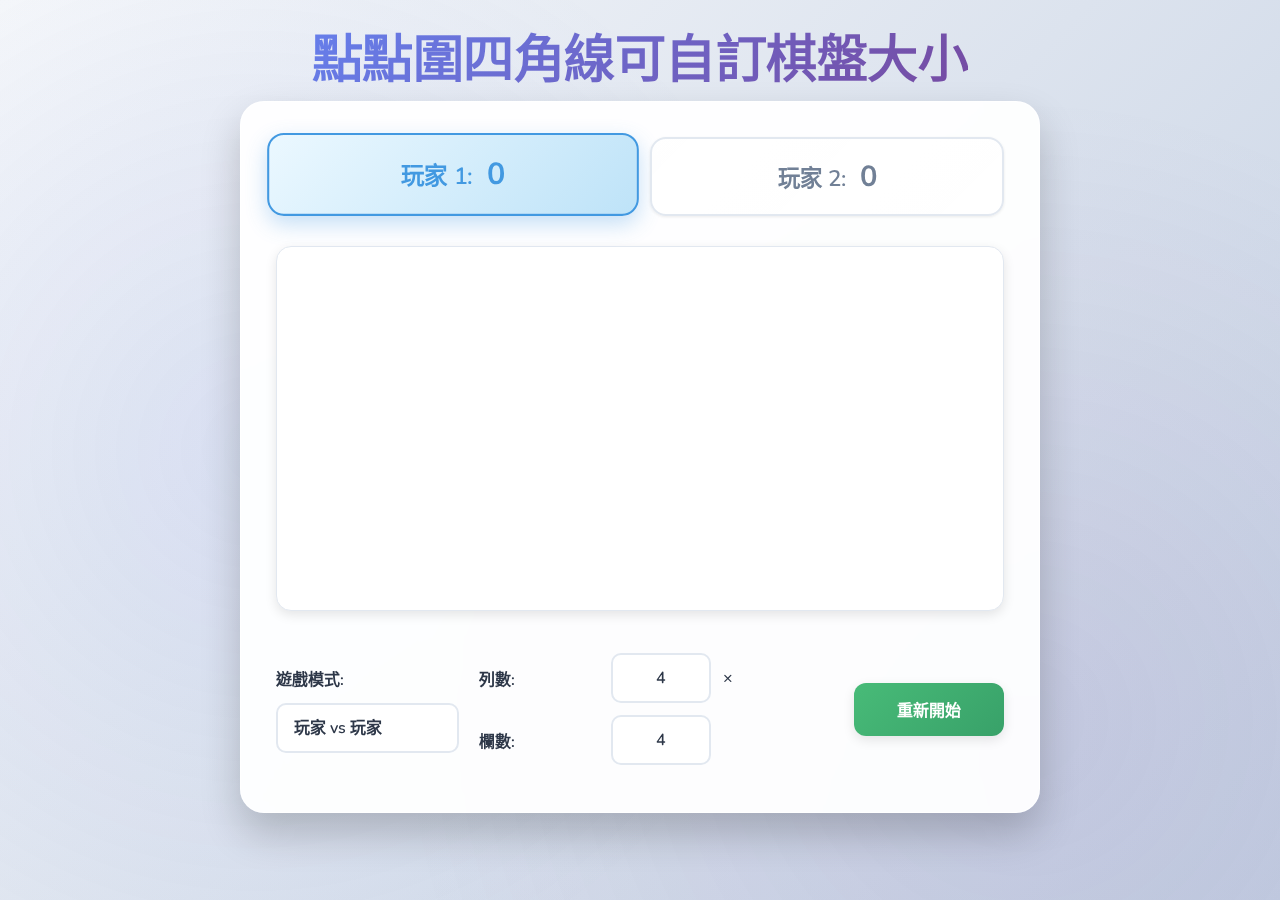
<file: index.html>
<!DOCTYPE html>
<html lang="zh-TW">
<head>
    <meta charset="UTF-8">
    <meta name="viewport" content="width=device-width, initial-scale=1.0">
    <title>點點圍四角線可自訂棋盤大小</title>

    <link rel="preconnect" href="https://fonts.googleapis.com">
    <link rel="preconnect" href="https://fonts.gstatic.com" crossorigin>
    <link href="https://fonts.googleapis.com/css2?family=Nunito:wght@400;600;700&display=swap" rel="stylesheet">

    <link rel="stylesheet" href="style.css">
</head>
<body>

    <h1>點點圍四角線可自訂棋盤大小</h1>

    <div id="game-container">
        <div id="status-bar">
            <div id="player1-score" class="score-box active">
                玩家 1: <span id="score1">0</span>
            </div>
            <div id="player2-score" class="score-box">
                玩家 2: <span id="score2">0</span>
            </div>
        </div>

        <canvas id="game-canvas"></canvas>

        <div id="action-bar" class="hidden">
            <button id="confirm-line-button" class="btn primary">確認連線</button>
            <button id="cancel-line-button" class="btn danger">取消選取</button>
        </div>

        <div id="game-over-message" class="hidden">
            <span id="winner-text"></span>
        </div>

        <div id="game-controls">
            <div id="game-mode-selector">
                <label for="game-mode">遊戲模式:</label>
                <select id="game-mode">
                    <option value="pvp">玩家 vs 玩家</option>
                    <option value="pvc">玩家 vs 電腦</option>
                </select>
            </div>
            <div id="board-size-selector">
                <label for="board-rows">列數:</label>
                <input id="board-rows" type="number" min="2" max="12" value="4" />
                <span>×</span>
                <label for="board-cols">欄數:</label>
                <input id="board-cols" type="number" min="2" max="12" value="4" />
            </div>
            <button id="reset-button" class="btn success">重新開始</button>
        </div>
    </div>

    <script src="script.js"></script>
</body>
</html>
</file>
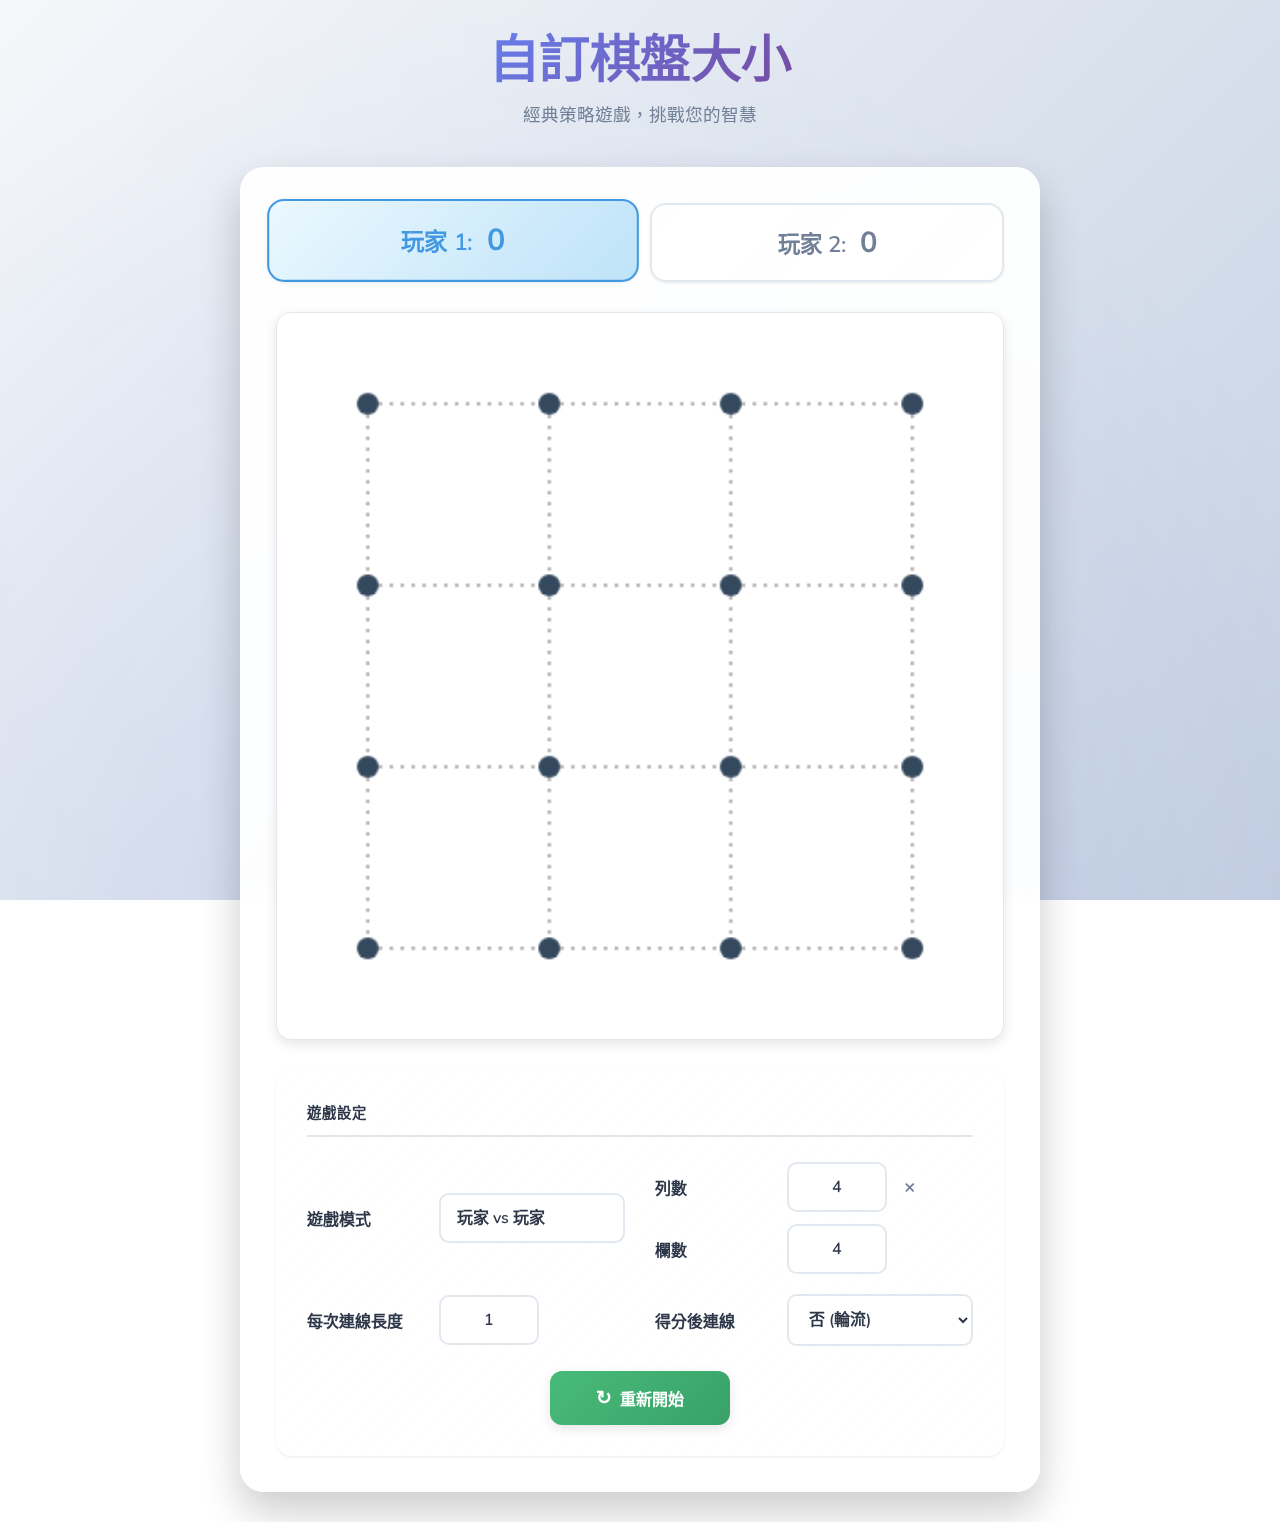
<file: a/index.html>
<!DOCTYPE html>
<html lang="zh-TW">
<head>
    <meta charset="UTF-8">
    <meta name="viewport" content="width=device-width, initial-scale=1.0">
    <title>自訂棋盤大小</title>

    <link rel="preconnect" href="https://fonts.googleapis.com">
    <link rel="preconnect" href="https://fonts.gstatic.com" crossorigin>
    <link href="https://fonts.googleapis.com/css2?family=Nunito:wght@400;600;700&display=swap" rel="stylesheet">

    <link rel="stylesheet" href="style.css">
</head>
<body>

    <header>
        <h1>自訂棋盤大小</h1>
        <p class="subtitle">經典策略遊戲，挑戰您的智慧</p>
    </header>

    <div id="game-container">
        <div id="status-bar">
            <div id="player1-score" class="score-box active">
                玩家 1: <span id="score1">0</span>
            </div>
            <div id="player2-score" class="score-box">
                玩家 2: <span id="score2">0</span>
            </div>
        </div>

        <canvas id="game-canvas"></canvas>

        <div id="action-bar" class="hidden">
            <button id="confirm-line-button" class="btn primary">確認連線</button>
            <button id="cancel-line-button" class="btn danger">取消選取</button>
        </div>

        <div id="game-over-message" class="hidden">
            <span id="winner-text"></span>
        </div>

        <div id="game-controls">
            <div class="control-section">
                <h3 class="section-title">遊戲設定</h3>
                
                <div class="settings-grid">
                    <div id="game-mode-selector">
                        <label for="game-mode">遊戲模式</label>
                        <select id="game-mode">
                            <option value="pvp">玩家 vs 玩家</option>
                            <option value="pvc">玩家 vs 電腦</option>
                        </select>
                    </div>
                    <div id="board-size-selector">
                        <label for="board-rows">列數</label>
                        <input id="board-rows" type="number" min="2" max="12" value="4" />
                        <span class="separator">×</span>
                        <label for="board-cols">欄數</label>
                        <input id="board-cols" type="number" min="2" max="12" value="4" />
                    </div>
                    <div id="line-length-selector">
                        <label for="line-length">每次連線長度</label>
                        <input id="line-length" type="number" min="1" max="10" value="1" />
                    </div>
                    <div id="score-again-selector">
                        <label for="score-again-mode">得分後連線</label>
                        <select id="score-again-mode">
                            <option value="yes">是 (經典)</option>
                            <option value="no" selected>否 (輪流)</option>
                        </select>
                    </div>
                </div> <button id="reset-button" class="btn success">
                    <span class="btn-icon">↻</span>
                    重新開始
                </button>
            </div>
            
            </div>
    </div>

    <script src="script.js"></script>
</body>
</html>
</file>
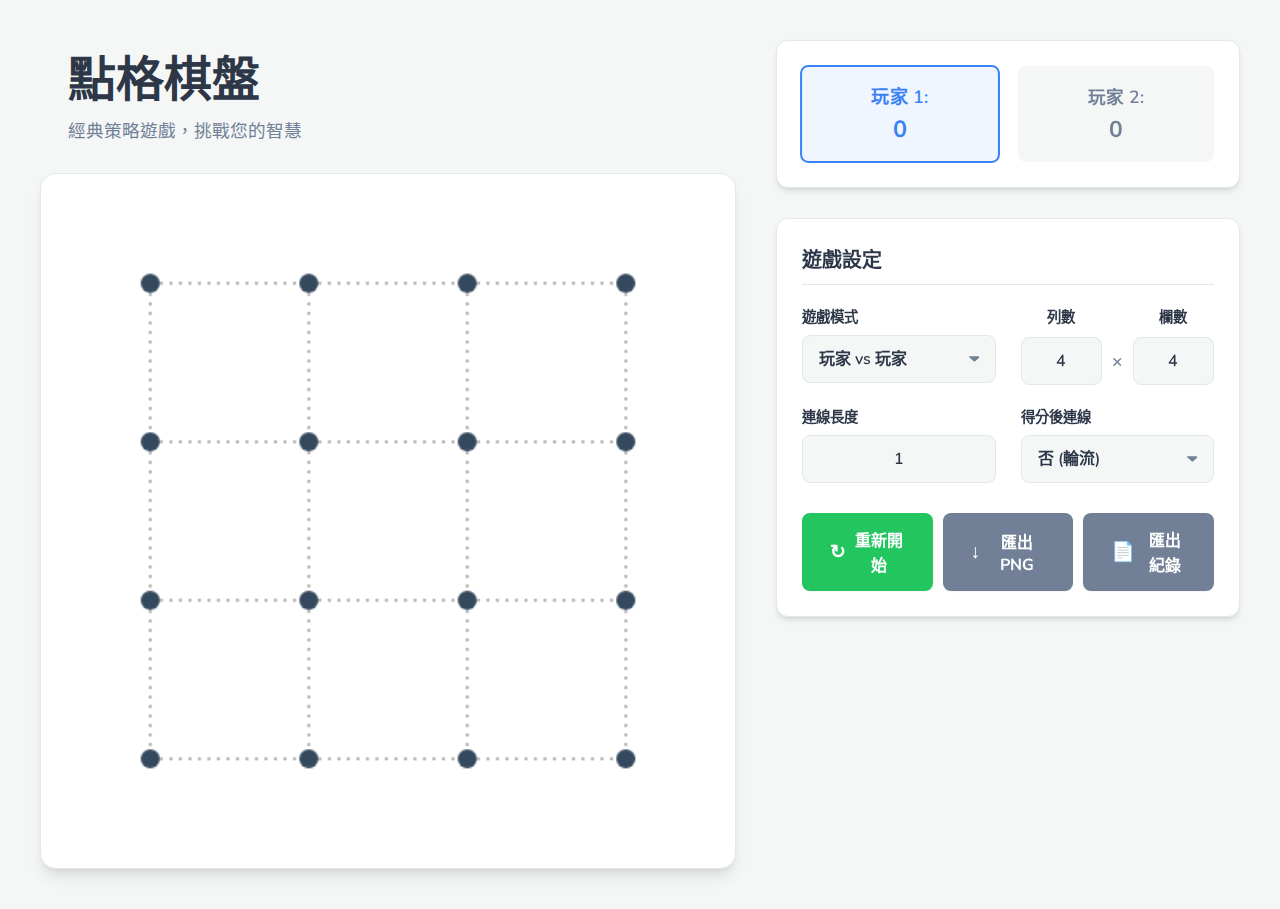
<file: c/index.html>
<!DOCTYPE html>
<html lang="zh-TW">
<head>
    <meta charset="UTF-8">
    <meta name="viewport" content="width=device-width, initial-scale=1.0">
    <title>點格棋盤遊戲</title>

    <link rel="preconnect" href="https://fonts.googleapis.com">
    <link rel="preconnect" href="https://fonts.gstatic.com" crossorigin>
    <link href="https://fonts.googleapis.com/css2?family=Nunito:wght@400;600;700;800&display=swap" rel="stylesheet">

    <link rel="stylesheet" href="style.css">
</head>
<body>

    <div id="main-container">

        <div id="game-column">
            
            <header>
                <h1>點格棋盤</h1>
                <p class="subtitle">經典策略遊戲，挑戰您的智慧</p>
            </header>

            <div id="canvas-container">
                <canvas id="game-canvas"></canvas>

                <div id="game-over-message" class="hidden">
                    <span id="winner-text"></span>
                </div>
            </div>

            <div id="action-bar" class="hidden">
                <button id="confirm-line-button" class="btn primary">確認連線</button>
                <button id="cancel-line-button" class="btn danger">取消選取</button>
            </div>
        </div>

        <div id="controls-column">

            <div id="status-bar" class="control-card">
                <div id="player1-score" class="score-box active">
                    玩家 1: <span id="score1">0</span>
                </div>
                <div id="player2-score" class="score-box">
                    玩家 2: <span id="score2">0</span>
                </div>
            </div>

            <div id="game-controls" class="control-card">
                <div class="control-section">
                    <h3 class="section-title">遊戲設定</h3>
                    
                    <div class="settings-grid">
                        <div id="game-mode-selector">
                            <label for="game-mode">遊戲模式</label>
                            <select id="game-mode">
                                <option value="pvp">玩家 vs 玩家</option>
                                <option value="pvc">玩家 vs 電腦</option>
                                <option value="cvc">電腦 vs 電腦</option>
                            </select>
                        </div>
                        <div id="board-size-selector">
                            <label for="board-rows">列數</label>
                            <input id="board-rows" type="number" min="2" max="12" value="4" />
                            <span class="separator">×</span>
                            <label for="board-cols">欄數</label>
                            <input id="board-cols" type="number" min="2" max="12" value="4" />
                        </div>
                        <div id="line-length-selector">
                            <label for="line-length">連線長度</label>
                            <input id="line-length" type="number" min="1" max="10" value="1" />
                        </div>
                        <div id="score-again-selector">
                            <label for="score-again-mode">得分後連線</label>
                            <select id="score-again-mode">
                                <option value="yes">是 (經典)</option>
                                <option value="no" selected>否 (輪流)</option>
                            </select>
                        </div>
                    </div> 

                    <div class="button-group">
                        <button id="reset-button" class="btn success">
                            <span class="btn-icon">↻</span>
                            重新開始
                        </button>
                        <button id="export-png-button" class="btn secondary">
                            <span class="btn-icon">↓</span>
                            匯出 PNG
                        </button>
                        <button id="export-csv-button" class="btn secondary">
                            <span class="btn-icon">📄</span>
                            匯出紀錄
                        </button>
                    </div>
                </div>
            </div>
        </div> 

    </div> 

    <script src="script.js"></script>
</body>
</html>
</file>
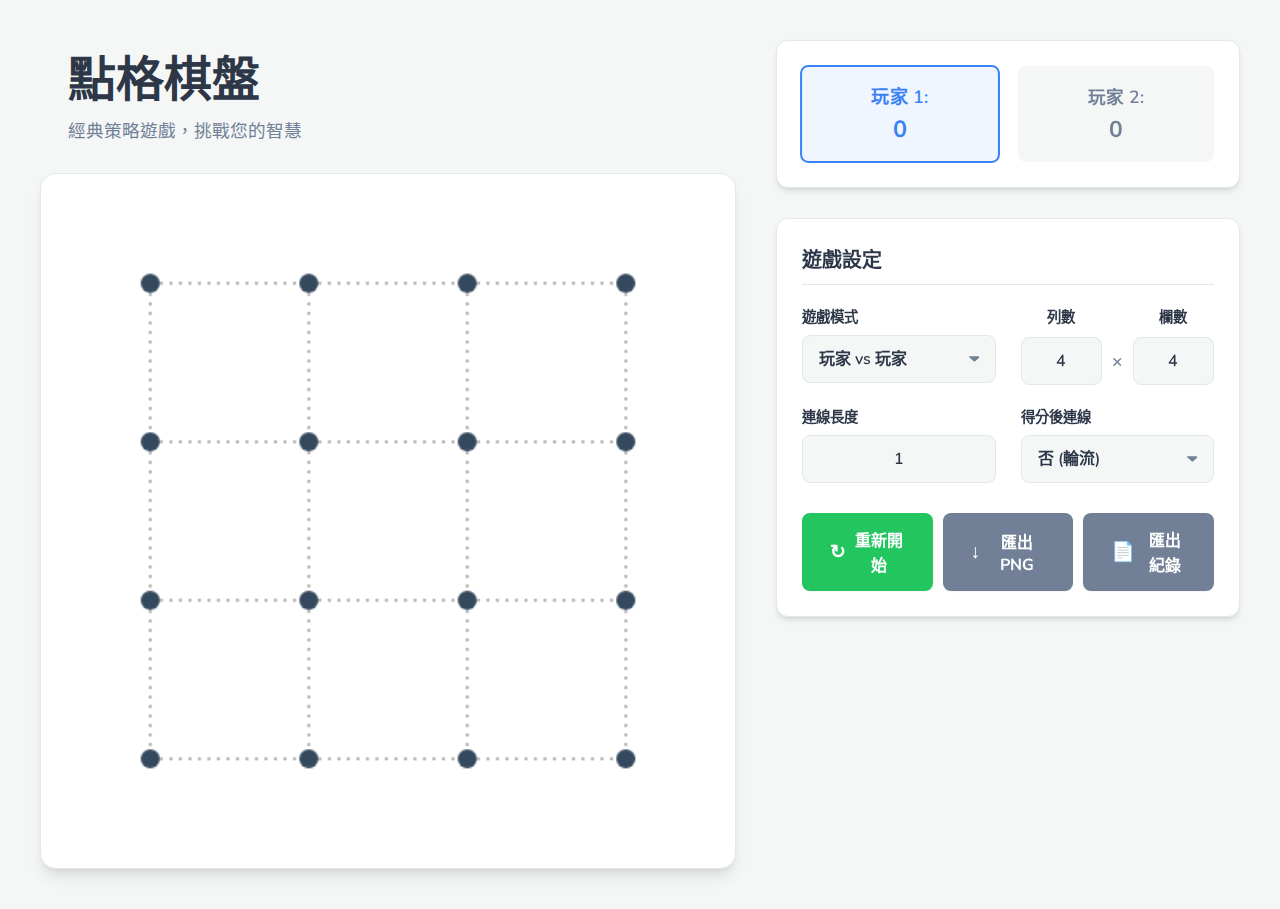
<file: d/index.html>
<!DOCTYPE html>
<html lang="zh-TW">
<head>
    <meta charset="UTF-8">
    <meta name="viewport" content="width=device-width, initial-scale=1.0">
    <title>點格棋盤遊戲</title>

    <link rel="preconnect" href="https://fonts.googleapis.com">
    <link rel="preconnect" href="https://fonts.gstatic.com" crossorigin>
    <link href="https://fonts.googleapis.com/css2?family=Nunito:wght@400;600;700;800&display=swap" rel="stylesheet">

    <link rel="stylesheet" href="style.css">
</head>
<body>

    <div id="main-container">

        <div id="game-column">
            
            <header>
                <h1>點格棋盤</h1>
                <p class="subtitle">經典策略遊戲，挑戰您的智慧</p>
            </header>

            <div id="canvas-container">
                <canvas id="game-canvas"></canvas>

                <div id="ai-thinking-indicator" class="hidden">
                    <div class="spinner"></div>
                    <p>電腦運算中...</p>
                </div>

                <div id="game-over-message" class="hidden">
                    <span id="winner-text"></span>
                </div>
            </div>

            <div id="action-bar" class="hidden">
                <button id="confirm-line-button" class="btn primary">確認連線</button>
                <button id="cancel-line-button" class="btn danger">取消選取</button>
            </div>
        </div>

        <div id="controls-column">

            <div id="status-bar" class="control-card">
                <div id="player1-score" class="score-box active">
                    玩家 1: <span id="score1">0</span>
                </div>
                <div id="player2-score" class="score-box">
                    玩家 2: <span id="score2">0</span>
                </div>
            </div>

            <div id="game-controls" class="control-card">
                <div class="control-section">
                    <h3 class="section-title">遊戲設定</h3>
                    
                    <div class="settings-grid">
                        <div id="game-mode-selector">
                            <label for="game-mode">遊戲模式</label>
                            <select id="game-mode">
                                <option value="pvp">玩家 vs 玩家</option>
                                <option value="pvc">玩家 vs 電腦</option>
                                <option value="cvc">電腦 vs 電腦</option>
                            </select>
                        </div>
                        <div id="board-size-selector">
                            <label for="board-rows">列數</label>
                            <input id="board-rows" type="number" min="2" max="12" value="4" />
                            <span class="separator">×</span>
                            <label for="board-cols">欄數</label>
                            <input id="board-cols" type="number" min="2" max="12" value="4" />
                        </div>
                        <div id="line-length-selector">
                            <label for="line-length">連線長度</label>
                            <input id="line-length" type="number" min="1" max="10" value="1" />
                        </div>
                        <div id="score-again-selector">
                            <label for="score-again-mode">得分後連線</label>
                            <select id="score-again-mode">
                                <option value="yes">是 (經典)</option>
                                <option value="no" selected>否 (輪流)</option>
                            </select>
                        </div>
                    </div> 

                    <div class="button-group">
                        <button id="reset-button" class="btn success">
                            <span class="btn-icon">↻</span>
                            重新開始
                        </button>
                        <button id="export-png-button" class="btn secondary">
                            <span class="btn-icon">↓</span>
                            匯出 PNG
                        </button>
                        <button id="export-csv-button" class="btn secondary">
                            <span class="btn-icon">📄</span>
                            匯出紀錄
                        </button>
                    </div>
                </div>
            </div>
        </div> 

    </div> 

    <script src="script.js"></script>
</body>
</html>
</file>
<file: style.css>
/* --- CSS 變數：方便管理顏色和常用值 --- */
:root {
    --font-main: 'Nunito', -apple-system, BlinkMacSystemFont, "Segoe UI", Roboto, sans-serif;
    --color-bg: #f0f4f8; /* 淺藍灰背景 */
    --color-text: #2d3748; /* 深藍灰色文本 */
    --color-text-light: #718096; /* 淺灰色文本 */
    --color-border: #e2e8f0; /* 淺灰色邊框 */
    --color-white: #ffffff;
    
    /* 玩家顏色 */
    --p1-color: #4299e1; /* 藍色 */
    --p1-bg: #ebf8ff; /* 淺藍背景 */
    --p1-bg-hover: #bee3f8;
    --p2-color: #f56565; /* 紅色 */
    --p2-bg: #fff5f5; /* 淺紅背景 */
    --p2-bg-hover: #fed7d7;

    /* 按鈕顏色 */
    --btn-primary: #4299e1;
    --btn-primary-hover: #3182ce;
    --btn-success: #48bb78;
    --btn-success-hover: #38a169;
    --btn-danger: #f56565;
    --btn-danger-hover: #e53e3e;
    --btn-secondary: #718096;

    /* 陰影效果 */
    --shadow-sm: 0 1px 3px rgba(0, 0, 0, 0.08);
    --shadow-md: 0 4px 12px rgba(0, 0, 0, 0.1);
    --shadow-lg: 0 10px 25px rgba(0, 0, 0, 0.15);
    --shadow-xl: 0 20px 40px rgba(0, 0, 0, 0.2);

    /* 漸變 */
    --gradient-primary: linear-gradient(135deg, #667eea 0%, #764ba2 100%);
    --gradient-bg: linear-gradient(135deg, #f5f7fa 0%, #c3cfe2 100%);
}

/* --- 基礎樣式重置與整體佈局 --- */
* {
    box-sizing: border-box; /* 確保 padding 不會撐爆寬度 */
}

body {
    font-family: var(--font-main);
    background: var(--gradient-bg);
    background-attachment: fixed;
    color: var(--color-text);
    display: flex;
    flex-direction: column; /* 垂直排列子元素 */
    align-items: center; /* 水平置中 */
    min-height: 100vh; /* 確保至少佔滿整個視窗高度 */
    margin: 0;
    padding: 30px 20px; /* 增加頁面邊緣留白 */
    -webkit-font-smoothing: antialiased; /* 字體抗鋸齒 */
    -moz-osx-font-smoothing: grayscale; /* 字體抗鋸齒 */
    position: relative;
}

body::before {
    content: '';
    position: fixed;
    top: 0;
    left: 0;
    right: 0;
    bottom: 0;
    background: radial-gradient(circle at 20% 50%, rgba(102, 126, 234, 0.1) 0%, transparent 50%),
                radial-gradient(circle at 80% 80%, rgba(118, 75, 162, 0.1) 0%, transparent 50%);
    pointer-events: none;
    z-index: 0;
}

body > * {
    position: relative;
    z-index: 1;
}

header {
    text-align: center;
    margin-bottom: 40px;
    animation: fadeInDown 0.6s ease-out;
}

h1 {
    font-size: 3rem;
    font-weight: 800;
    background: var(--gradient-primary);
    -webkit-background-clip: text;
    -webkit-text-fill-color: transparent;
    background-clip: text;
    margin: 0 0 10px 0;
    text-align: center;
    letter-spacing: -0.5px;
    line-height: 1.2;
}

.subtitle {
    font-size: 1.1rem;
    color: var(--color-text-light);
    margin: 0;
    font-weight: 500;
}

@keyframes fadeInDown {
    from {
        opacity: 0;
        transform: translateY(-20px);
    }
    to {
        opacity: 1;
        transform: translateY(0);
    }
}

/* --- 遊戲容器 --- */
#game-container {
    display: flex;
    flex-direction: column;
    align-items: center;
    gap: 30px; /* 增加各區塊間距 */
    width: 100%;
    max-width: 800px; /* 稍微放大容器，讓內容更舒展 */
    padding: 40px 30px;
    background: rgba(255, 255, 255, 0.95);
    backdrop-filter: blur(10px);
    border-radius: 24px; /* 更大的圓角 */
    box-shadow: var(--shadow-xl); /* 更顯著的陰影 */
    border: 1px solid rgba(255, 255, 255, 0.8);
    animation: fadeInUp 0.6s ease-out 0.2s both;
}

@keyframes fadeInUp {
    from {
        opacity: 0;
        transform: translateY(20px);
    }
    to {
        opacity: 1;
        transform: translateY(0);
    }
}

/* --- 計分板 --- */
#status-bar {
    display: flex;
    justify-content: space-between;
    width: 100%;
    gap: 15px; /* 增加分數框間距 */
}

.score-box {
    flex: 1; /* 平均分配寬度 */
    font-size: 1.15em; /* 調整字體大小 */
    font-weight: 600;
    padding: 18px 15px; /* 調整 padding */
    border-radius: 16px; /* 圓角分數框 */
    background: linear-gradient(135deg, rgba(255, 255, 255, 0.9) 0%, rgba(255, 255, 255, 0.7) 100%);
    color: var(--color-text-light); /* 非活躍玩家的分數顏色 */
    border: 2px solid var(--color-border);
    box-shadow: var(--shadow-sm);
    text-align: center;
    transition: all 0.4s cubic-bezier(0.4, 0, 0.2, 1); /* 平滑過渡效果 */
    position: relative;
    overflow: hidden;
}

.score-box::before {
    content: '';
    position: absolute;
    top: 0;
    left: -100%;
    width: 100%;
    height: 100%;
    background: linear-gradient(90deg, transparent, rgba(255, 255, 255, 0.4), transparent);
    transition: left 0.5s;
}

.score-box.active::before {
    left: 100%;
}

/* 玩家 1 啟用狀態 */
.score-box.active {
    border-color: var(--p1-color);
    color: var(--p1-color);
    background: linear-gradient(135deg, var(--p1-bg) 0%, var(--p1-bg-hover) 100%);
    transform: scale(1.05) translateY(-2px); /* 輕微放大和上移 */
    box-shadow: 0 8px 20px rgba(66, 153, 225, 0.3); /* 藍色陰影 */
}

/* 玩家 2 (或電腦) 啟用狀態 */
.score-box.player2.active {
    border-color: var(--p2-color);
    color: var(--p2-color);
    background: linear-gradient(135deg, var(--p2-bg) 0%, var(--p2-bg-hover) 100%);
    transform: scale(1.05) translateY(-2px);
    box-shadow: 0 8px 20px rgba(245, 101, 101, 0.3); /* 紅色陰影 */
}

.score-box span {
    font-size: 1.3em;
    font-weight: 700;
    display: inline-block;
    margin-left: 8px;
}

/* --- 遊戲畫布 --- */
canvas {
    background-color: var(--color-white);
    border-radius: 15px;
    box-shadow: var(--shadow-md);
    border: 1px solid var(--color-border);
    cursor: pointer;
    width: 100%; /* 響應式寬度 */
    height: auto; /* 高度自動 */
}

/* --- 按鈕樣式 --- */
.btn {
    font-family: var(--font-main);
    font-size: 1rem;
    font-weight: 600;
    padding: 14px 28px;
    border: none;
    border-radius: 12px;
    cursor: pointer;
    box-shadow: var(--shadow-md);
    transition: all 0.3s cubic-bezier(0.4, 0, 0.2, 1);
    color: white;
    width: 100%;
    display: inline-flex;
    align-items: center;
    justify-content: center;
    gap: 8px;
    position: relative;
    overflow: hidden;
}

.btn::before {
    content: '';
    position: absolute;
    top: 50%;
    left: 50%;
    width: 0;
    height: 0;
    border-radius: 50%;
    background: rgba(255, 255, 255, 0.3);
    transform: translate(-50%, -50%);
    transition: width 0.6s, height 0.6s;
}

.btn:hover::before {
    width: 300px;
    height: 300px;
}

.btn:hover {
    transform: translateY(-3px);
    box-shadow: 0 8px 20px rgba(0, 0, 0, 0.15);
}

.btn:active {
    transform: translateY(-1px);
    box-shadow: var(--shadow-sm);
}

.btn-icon {
    font-size: 1.2em;
    display: inline-block;
    transition: transform 0.3s;
}

.btn:hover .btn-icon {
    transform: rotate(180deg);
}

.btn.primary { 
    background: linear-gradient(135deg, var(--btn-primary) 0%, var(--btn-primary-hover) 100%);
}
.btn.success { 
    background: linear-gradient(135deg, var(--btn-success) 0%, var(--btn-success-hover) 100%);
}
.btn.danger  { 
    background: linear-gradient(135deg, var(--btn-danger) 0%, var(--btn-danger-hover) 100%);
}
.btn.secondary { 
    background-color: var(--btn-secondary); 
}

/* --- 按鈕控制區 --- */
#action-bar {
    display: flex;
    gap: 15px;
    width: 100%;
    flex-direction: column; /* 手機上垂直排列 */
}

/* --- 遊戲結束訊息 --- */
#game-over-message {
    text-align: center;
    padding: 30px;
    background: linear-gradient(135deg, rgba(255, 255, 255, 0.95) 0%, rgba(255, 255, 255, 0.85) 100%);
    border-radius: 16px;
    width: 100%;
    box-shadow: var(--shadow-lg);
    border: 2px solid rgba(255, 215, 0, 0.3);
    animation: scaleIn 0.4s cubic-bezier(0.34, 1.56, 0.64, 1);
}

@keyframes scaleIn {
    from {
        transform: scale(0.8);
        opacity: 0;
    }
    to {
        transform: scale(1);
        opacity: 1;
    }
}

#winner-text {
    display: block;
    font-size: 2.2em;
    font-weight: 800;
    background: var(--gradient-primary);
    -webkit-background-clip: text;
    -webkit-text-fill-color: transparent;
    background-clip: text;
    margin: 0;
    text-transform: uppercase;
    letter-spacing: 2px;
}

.hidden {
    display: none !important;
}

/* --- 遊戲控制區 (重新開始, 模式選擇) --- */
#game-controls {
    display: flex;
    flex-direction: column; /* 手機上垂直排列 */
    gap: 25px;
    width: 100%;
}

.control-section {
    background: linear-gradient(135deg, rgba(255, 255, 255, 0.6) 0%, rgba(255, 255, 255, 0.4) 100%);
    padding: 25px;
    border-radius: 16px;
    border: 1px solid rgba(255, 255, 255, 0.5);
    box-shadow: var(--shadow-sm);
}

.section-title {
    font-size: 1.1rem;
    font-weight: 700;
    color: var(--color-text);
    margin: 0 0 20px 0;
    padding-bottom: 12px;
    border-bottom: 2px solid var(--color-border);
    text-transform: uppercase;
    letter-spacing: 1px;
    font-size: 0.9rem;
}

.button-section {
    display: flex;
    justify-content: center;
}

/* 【新增】 按鈕群組 */
#control-buttons {
    display: flex;
    flex-direction: column;
    gap: 10px;
}

#game-mode-selector,
#board-size-selector,
#line-length-selector {
    display: flex;
    align-items: center;
    justify-content: center;
    gap: 12px;
    font-size: 1rem;
    font-weight: 600;
    padding: 12px 0;
    flex-wrap: wrap;
}

#game-mode-selector label,
#board-size-selector label,
#line-length-selector label {
    color: var(--color-text);
    font-weight: 600;
    min-width: 100px;
    text-align: right;
}

#game-mode {
    font-family: var(--font-main);
    font-size: 1rem;
    font-weight: 600;
    padding: 10px 15px; /* 調整選單 padding */
    border-radius: 8px;
    border: 2px solid var(--color-border);
    background-color: var(--color-white);
    color: var(--color-text);
    appearance: none; /* 移除預設下拉箭頭 */
    background-image: url('data:image/svg+xml;charset=US-ASCII,%3Csvg%20xmlns%3D%22http%3A%2F%2Fwww.w3.org%2F2000%2Fsvg%22%20width%3D%22292.4%22%20height%3D%22292.4%22%3E%3Cpath%20fill%3D%22%23bbbbbb%22%20d%3D%22M287%2069.4a17.6%2017.6%200%200%200-13.8-6.1H19.2c-7.5%200-13.8%204-16.3%2010.5-2.5%206.5-.5%2013.7%205.1%2018.1l128.5%20120.4c5.7%205.3%2013.7%208.2%2022%208.2s16.3-2.9%2022-8.2l128.5-120.4c5.6-4.4%207.6-11.6%205.1-18.1z%22%2F%3E%3C%2Fsvg%3E');
    background-repeat: no-repeat;
    background-position: right 10px center;
    background-size: 12px;
    padding-right: 35px; /* 為箭頭騰出空間 */
    cursor: pointer;
}

/* --- 棋盤大小輸入樣式 --- */
.separator {
    font-size: 1.2rem;
    font-weight: 700;
    color: var(--color-text-light);
    margin: 0 5px;
}

#board-size, #board-rows, #board-cols, #line-length, #game-mode {
    font-family: var(--font-main);
    font-size: 1rem;
    font-weight: 600;
    padding: 12px 16px;
    border-radius: 10px;
    border: 2px solid var(--color-border);
    background: rgba(255, 255, 255, 0.8);
    color: var(--color-text);
    outline: none;
    transition: all 0.3s ease;
    min-width: 100px;
}

#board-rows, #board-cols, #line-length {
    width: 100px;
    text-align: center;
}

#game-mode {
    flex: 1;
    max-width: 200px;
}

#board-size:focus, #board-rows:focus, #board-cols:focus,
#line-length:focus, #game-mode:focus {
    border-color: var(--p1-color);
    background: rgba(255, 255, 255, 1);
    box-shadow: 0 0 0 4px rgba(66, 153, 225, 0.15);
    transform: translateY(-2px);
}

/* 隱藏 number input 的箭頭，保持一致視覺 */
input[type=number]::-webkit-outer-spin-button,
input[type=number]::-webkit-inner-spin-button {
    -webkit-appearance: none;
    margin: 0;
}
input[type=number] {
    -moz-appearance: textfield;
}

/* --- 【新增】 Modal 彈窗樣式 --- */
.modal-hidden {
    display: none;
    position: fixed;
    z-index: 1000;
    left: 0;
    top: 0;
    width: 100%;
    height: 100%;
    overflow: auto;
    align-items: center;
    justify-content: center;
}

.modal-backdrop {
    position: fixed;
    left: 0;
    top: 0;
    width: 100%;
    height: 100%;
    background-color: rgba(0,0,0,0.5); /* 半透明黑色背景 */
    z-index: 1001;
}

.modal-content {
    position: relative;
    z-index: 1002;
    background-color: var(--color-white);
    margin: 15px;
    padding: 25px 30px;
    border-radius: 12px;
    box-shadow: 0 5px 20px rgba(0,0,0,0.25);
    max-width: 500px;
    width: 90%;
    animation: fadeIn 0.3s ease-out;
}

.modal-content h2 {
    margin-top: 0;
    color: #2c3e50;
    text-align: center;
    margin-bottom: 20px;
}

.modal-content ul {
    padding-left: 20px;
    line-height: 1.6;
}

.modal-content ul li {
    margin-bottom: 10px;
}

.modal-content #close-rules-button {
    width: 100%; /* 關閉按鈕佔滿寬度 */
    margin-top: 20px;
}

/* 顯示 Modal */
.modal-visible {
    display: flex;
}

/* Modal 動畫 */
@keyframes fadeIn {
    from {
        opacity: 0;
        transform: scale(0.9);
    }
    to {
        opacity: 1;
        transform: scale(1);
    }
}


/* --- 媒體查詢 (針對平板和桌機) --- */
@media (min-width: 550px) {
    h1 {
        font-size: 3.2rem;
    }

    #game-container {
        padding: 35px;
        gap: 30px;
    }

    #status-bar {
        gap: 20px;
    }

    .score-box {
        font-size: 1.4em;
    }

    /* 將按鈕改回水平排列 */
    #action-bar {
        flex-direction: row;
    }
    
    .btn {
        width: auto; /* 按鈕恢復自動寬度 */
        min-width: 150px; /* 確保按鈕有最小寬度 */
    }
    
    /* 讓控制項水平排列 */
    #game-controls {
        flex-direction: row;
        justify-content: space-between;
        align-items: center;
        gap: 20px;
    }

    /* 【修改】 按鈕群組改為水平 */
    #control-buttons {
        flex-direction: row;
        gap: 15px;
    }
    
    #reset-button {
        width: auto;
        min-width: 150px;
    }
    #game-mode-selector label,
    #board-size-selector label,
    #line-length-selector label {
        min-width: 120px;
        text-align: left;
    }
    
    #game-mode-selector {
        justify-content: flex-start;
    }
    #board-size-selector {
        justify-content: flex-start;
    }
    #line-length-selector {
        justify-content: flex-start;
    }
    
    .control-section {
        padding: 30px;
    }
}

/* 確保畫布上的文字顏色和背景有足夠對比 */
canvas {
    color: var(--color-text); /* 確保畫布上的文字繼承主文本顏色 */
}
</file>
<file: a/style.css>
/* --- CSS 變數：方便管理顏色和常用值 --- */
:root {
    --font-main: 'Nunito', -apple-system, BlinkMacSystemFont, "Segoe UI", Roboto, sans-serif;
    --color-bg: #f0f4f8; /* 淺藍灰背景 */
    --color-text: #2d3748; /* 深藍灰色文本 */
    --color-text-light: #718096; /* 淺灰色文本 */
    --color-border: #e2e8f0; /* 淺灰色邊框 */
    --color-white: #ffffff;
    
    /* 玩家顏色 */
    --p1-color: #4299e1; /* 藍色 */
    --p1-bg: #ebf8ff; /* 淺藍背景 */
    --p1-bg-hover: #bee3f8;
    --p2-color: #f56565; /* 紅色 */
    --p2-bg: #fff5f5; /* 淺紅背景 */
    --p2-bg-hover: #fed7d7;
    
    /* 【新增】平手顏色 (可供 JS 使用) */
    --color-tie: #718096; 
    --color-tie-bg: #f7fafc;

    /* 按鈕顏色 */
    --btn-primary: #4299e1;
    --btn-primary-hover: #3182ce;
    --btn-success: #48bb78;
    --btn-success-hover: #38a169;
    --btn-danger: #f56565;
    --btn-danger-hover: #e53e3e;
    --btn-secondary: #718096;

    /* 陰影效果 */
    --shadow-sm: 0 1px 3px rgba(0, 0, 0, 0.08);
    --shadow-md: 0 4px 12px rgba(0, 0, 0, 0.1);
    --shadow-lg: 0 10px 25px rgba(0, 0, 0, 0.15);
    --shadow-xl: 0 20px 40px rgba(0, 0, 0, 0.2);

    /* 漸變 */
    --gradient-primary: linear-gradient(135deg, #667eea 0%, #764ba2 100%);
    --gradient-bg: linear-gradient(135deg, #f5f7fa 0%, #c3cfe2 100%);
}

/* --- 基礎樣式重置與整體佈局 --- */
* {
    box-sizing: border-box; /* 確保 padding 不會撐爆寬度 */
}

body {
    font-family: var(--font-main);
    background: var(--gradient-bg);
    background-attachment: fixed;
    color: var(--color-text);
    display: flex;
    flex-direction: column; /* 垂直排列子元素 */
    align-items: center; /* 水平置中 */
    min-height: 100vh; /* 確保至少佔滿整個視窗高度 */
    margin: 0;
    padding: 30px 20px; /* 增加頁面邊緣留白 */
    -webkit-font-smoothing: antialiased; /* 字體抗鋸齒 */
    -moz-osx-font-smoothing: grayscale; /* 字體抗鋸齒 */
    position: relative;
    overflow-x: hidden; /* 防止背景動畫溢出 */
}

/* 【修改】背景元素，增加動畫效果 */
body::before {
    content: '';
    position: fixed;
    top: 0;
    left: 0;
    right: 0;
    bottom: 0;
    /* 修改為可動畫的背景 */
    background: radial-gradient(circle at 20% 50%, rgba(102, 126, 234, 0.1) 0%, transparent 40%),
                radial-gradient(circle at 80% 80%, rgba(118, 75, 162, 0.1) 0%, transparent 40%);
    background-size: 200% 200%; /* 讓背景位置可以移動 */
    pointer-events: none;
    z-index: 0;
    /* 【新增】套用背景動畫 */
    animation: subtleGradientShift 20s ease infinite;
}

body > * {
    position: relative;
    z-index: 1;
}

/* 【新增】背景動畫 Keyframes */
@keyframes subtleGradientShift {
    0% {
        background-position: 0% 0%;
    }
    50% {
        background-position: 100% 100%;
    }
    100% {
        background-position: 0% 0%;
    }
}

header {
    text-align: center;
    margin-bottom: 40px;
    animation: fadeInDown 0.6s ease-out;
}

h1 {
    font-size: 3rem;
    font-weight: 800;
    background: var(--gradient-primary);
    -webkit-background-clip: text;
    -webkit-text-fill-color: transparent;
    background-clip: text;
    margin: 0 0 10px 0;
    text-align: center;
    letter-spacing: -0.5px;
    line-height: 1.2;
}

.subtitle {
    font-size: 1.1rem;
    color: var(--color-text-light);
    margin: 0;
    font-weight: 500;
}

@keyframes fadeInDown {
    from {
        opacity: 0;
        transform: translateY(-20px);
    }
    to {
        opacity: 1;
        transform: translateY(0);
    }
}

/* --- 遊戲容器 --- */
#game-container {
    display: flex;
    flex-direction: column;
    align-items: center;
    gap: 30px; /* 增加各區塊間距 */
    width: 100%;
    max-width: 800px; /* 稍微放大容器，讓內容更舒展 */
    padding: 40px 30px;
    background: rgba(255, 255, 255, 0.95);
    backdrop-filter: blur(10px);
    border-radius: 24px; /* 更大的圓角 */
    box-shadow: var(--shadow-xl); /* 更顯著的陰影 */
    border: 1px solid rgba(255, 255, 255, 0.8);
    animation: fadeInUp 0.6s ease-out 0.2s both;
}

@keyframes fadeInUp {
    from {
        opacity: 0;
        transform: translateY(20px);
    }
    to {
        opacity: 1;
        transform: translateY(0);
    }
}

/* --- 計分板 --- */
#status-bar {
    display: flex;
    justify-content: space-between;
    width: 100%;
    gap: 15px; /* 增加分數框間距 */
}

.score-box {
    flex: 1; /* 平均分配寬度 */
    font-size: 1.15em; /* 調整字體大小 */
    font-weight: 600;
    padding: 18px 15px; /* 調整 padding */
    border-radius: 16px; /* 圓角分數框 */
    background: linear-gradient(135deg, rgba(255, 255, 255, 0.9) 0%, rgba(255, 255, 255, 0.7) 100%);
    color: var(--color-text-light); /* 非活躍玩家的分數顏色 */
    border: 2px solid var(--color-border);
    box-shadow: var(--shadow-sm);
    text-align: center;
    transition: all 0.4s cubic-bezier(0.4, 0, 0.2, 1); /* 平滑過Transition效果 */
    position: relative;
    overflow: hidden;
}

.score-box::before {
    content: '';
    position: absolute;
    top: 0;
    left: -100%;
    width: 100%;
    height: 100%;
    background: linear-gradient(90deg, transparent, rgba(255, 255, 255, 0.4), transparent);
    transition: left 0.5s;
}

.score-box.active::before {
    left: 100%;
}

/* 【新增】玩家光暈動畫 */
@keyframes activeGlowP1 {
    0% { box-shadow: 0 8px 20px rgba(66, 153, 225, 0.3); }
    50% { box-shadow: 0 8px 30px rgba(66, 153, 225, 0.5); }
    100% { box-shadow: 0 8px 20px rgba(66, 153, 225, 0.3); }
}

@keyframes activeGlowP2 {
    0% { box-shadow: 0 8px 20px rgba(245, 101, 101, 0.3); }
    50% { box-shadow: 0 8px 30px rgba(245, 101, 101, 0.5); }
    100% { box-shadow: 0 8px 20px rgba(245, 101, 101, 0.3); }
}


/* 玩家 1 啟用狀態 【修改】*/
.score-box.active {
    border-color: var(--p1-color);
    color: var(--p1-color);
    background: linear-gradient(135deg, var(--p1-bg) 0%, var(--p1-bg-hover) 100%);
    transform: scale(1.05) translateY(-2px); /* 輕微放大和上移 */
    /* box-shadow: 0 8px 20px rgba(66, 153, 225, 0.3); */ /* 改用動畫 */
    animation: activeGlowP1 2s infinite ease-in-out; /* 【套用】光暈動畫 */
}

/* 玩家 2 (或電腦) 啟用狀態 【修改】*/
.score-box.player2.active {
    border-color: var(--p2-color);
    color: var(--p2-color);
    background: linear-gradient(135deg, var(--p2-bg) 0%, var(--p2-bg-hover) 100%);
    transform: scale(1.05) translateY(-2px);
    /* box-shadow: 0 8px 20px rgba(245, 101, 101, 0.3); */ /* 改用動畫 */
    animation: activeGlowP2 2s infinite ease-in-out; /* 【套用】光暈動畫 */
}

.score-box span {
    font-size: 1.3em;
    font-weight: 700;
    display: inline-block;
    margin-left: 8px;
}

/* --- 遊戲畫布 --- */
canvas {
    background-color: var(--color-white);
    border-radius: 15px;
    box-shadow: var(--shadow-md);
    border: 1px solid var(--color-border);
    cursor: pointer;
    width: 100%; /* 響應式寬度 */
    height: auto; /* 高度自動 */
}

/* --- 按鈕樣式 --- */
.btn {
    font-family: var(--font-main);
    font-size: 1rem;
    font-weight: 600;
    padding: 14px 28px;
    border: none;
    border-radius: 12px;
    cursor: pointer;
    box-shadow: var(--shadow-md);
    transition: all 0.3s cubic-bezier(0.4, 0, 0.2, 1);
    color: white;
    width: 100%;
    display: inline-flex;
    align-items: center;
    justify-content: center;
    gap: 8px;
    position: relative;
    overflow: hidden;
}

.btn::before {
    content: '';
    position: absolute;
    top: 50%;
    left: 50%;
    width: 0;
    height: 0;
    border-radius: 50%;
    background: rgba(255, 255, 255, 0.3);
    transform: translate(-50%, -50%);
    transition: width 0.6s, height 0.6s;
}

.btn:hover::before {
    width: 300px;
    height: 300px;
}

.btn:hover {
    transform: translateY(-3px);
    box-shadow: 0 8px 20px rgba(0, 0, 0, 0.15);
}

.btn:active {
    transform: translateY(-1px);
    box-shadow: var(--shadow-sm);
}

.btn-icon {
    font-size: 1.2em;
    display: inline-block;
    transition: transform 0.3s;
}

/* 【修改】一般按鈕圖示旋轉 (保留) */
.btn:hover .btn-icon {
    transform: rotate(180deg);
}

/* 【新增】重設按鈕的專屬旋轉動畫 */
#reset-button:hover .btn-icon {
    transform: rotate(360deg);
}


.btn.primary { 
    background: linear-gradient(135deg, var(--btn-primary) 0%, var(--btn-primary-hover) 100%);
}
.btn.success { 
    background: linear-gradient(135deg, var(--btn-success) 0%, var(--btn-success-hover) 100%);
}
.btn.danger  { 
    background: linear-gradient(135deg, var(--btn-danger) 0%, var(--btn-danger-hover) 100%);
}
.btn.secondary { 
    background-color: var(--btn-secondary); 
}

/* --- 按鈕控制區 --- */
#action-bar {
    display: flex;
    gap: 15px;
    width: 100%;
    flex-direction: column; /* 手機上垂直排列 */
}

/* --- 遊戲結束訊息 --- */
#game-over-message {
    text-align: center;
    padding: 30px;
    background: linear-gradient(135deg, rgba(255, 255, 255, 0.95) 0%, rgba(255, 255, 255, 0.85) 100%);
    border-radius: 16px;
    width: 100%;
    box-shadow: var(--shadow-lg);
    border: 2px solid rgba(255, 215, 0, 0.3);
    animation: scaleIn 0.4s cubic-bezier(0.34, 1.56, 0.64, 1);
}

@keyframes scaleIn {
    from {
        transform: scale(0.8);
        opacity: 0;
    }
    to {
        transform: scale(1);
        opacity: 1;
    }
}

#winner-text {
    display: block;
    font-size: 2.2em;
    font-weight: 800;
    background: var(--gradient-primary);
    -webkit-background-clip: text;
    -webkit-text-fill-color: transparent;
    background-clip: text;
    margin: 0;
    text-transform: uppercase;
    letter-spacing: 2px;
}

/* (可選) 增加平手樣式，需配合 JS 加入 .tie-game class */
#game-over-message.tie-game #winner-text {
    background: linear-gradient(135deg, var(--color-tie) 0%, var(--color-text) 100%);
    -webkit-background-clip: text;
    -webkit-text-fill-color: transparent;
}

.hidden {
    display: none !important;
}

/* --- 遊戲控制區 (重新開始, 模式選擇) --- */
/* 【修改】移除 #game-controls 的排版樣式，只保留寬度 */
#game-controls {
    /* display: flex; (移除) */
    /* flex-direction: column; (移除) */
    /* gap: 25px; (移除) */
    width: 100%;
}

/* 【修改】control-section 現在是主容器 */
.control-section {
    background: linear-gradient(135deg, rgba(255, 255, 255, 0.6) 0%, rgba(255, 255, 255, 0.4) 100%);
    padding: 25px;
    border-radius: 16px;
    border: 1px solid rgba(255, 255, 255, 0.5);
    box-shadow: var(--shadow-sm);
    
    /* 【新增】內部排版 */
    display: flex;
    flex-direction: column;
    gap: 25px;
}

.section-title {
    font-size: 1.1rem;
    font-weight: 700;
    color: var(--color-text);
    margin: 0 0 0 0; /* 【修改】移除 margin-bottom */
    padding-bottom: 12px;
    border-bottom: 2px solid var(--color-border);
    text-transform: uppercase;
    letter-spacing: 1px;
    font-size: 0.9rem;
}

/* 【刪除】button-section 樣式 */
/*
.button-section {
    display: flex;
    justify-content: center;
}
*/

/* 【刪除】#control-buttons 樣式 (已無作用) */
/*
#control-buttons {
    display: flex;
    flex-direction: column;
    gap: 10px;
}
*/

/* 【新增】設定選項的 Grid 容器 (手機版) */
.settings-grid {
    display: flex;
    flex-direction: column;
    gap: 15px; /* 選項之間的間距 */
}


/* 【已修改】包含 score-again-selector */
#game-mode-selector,
#board-size-selector,
#line-length-selector,
#score-again-selector {
    display: flex;
    align-items: center;
    justify-content: center;
    gap: 12px;
    font-size: 1rem;
    font-weight: 600;
    padding: 0; /* 【修改】移除 padding，由 .settings-grid 控制間距 */
    flex-wrap: wrap;
}

/* 【已修改】包含 score-again-selector label */
#game-mode-selector label,
#board-size-selector label,
#line-length-selector label,
#score-again-selector label {
    color: var(--color-text);
    font-weight: 600;
    min-width: 100px;
    text-align: right;
}

#game-mode {
    font-family: var(--font-main);
    font-size: 1rem;
    font-weight: 600;
    padding: 10px 15px; /* 調整選單 padding */
    border-radius: 8px;
    border: 2px solid var(--color-border);
    background-color: var(--color-white);
    color: var(--color-text);
    appearance: none; /* 移除預設下拉箭頭 */
    background-image: url('data:image/svg+xml;charset=US-ASCII,%3Csvg%20xmlns%3D%22http%3A%2F%2Fwww.w3.org%2F2000%2Fsvg%22%20width%3D%22292.4%22%20height%3D%22292.4%22%3E%3Cpath%20fill%3D%22%23bbbbbb%22%20d%3D%22M287%2069.4a17.6%2017.6%200%200%200-13.8-6.1H19.2c-7.5%200-13.8%204-16.3%2010.5-2.5%206.5-.5%2013.7%205.1%2018.1l128.5%20120.4c5.7%205.3%2013.7%208.2%2022%208.2s16.3-2.9%2022-8.2l128.5-120.4c5.6-4.4%207.6-11.6%205.1-18.1z%22%2F%3E%3C%2Fsvg%3E');
    background-repeat: no-repeat;
    background-position: right 10px center;
    background-size: 12px;
    padding-right: 35px; /* 為箭頭騰出空間 */
    cursor: pointer;
}

/* --- 棋盤大小輸入樣式 --- */
.separator {
    font-size: 1.2rem;
    font-weight: 700;
    color: var(--color-text-light);
    margin: 0 5px;
}

/* 【已修改】包含 score-again-mode */
#board-size, #board-rows, #board-cols, #line-length, #game-mode,
#score-again-mode {
    font-family: var(--font-main);
    font-size: 1rem;
    font-weight: 600;
    padding: 12px 16px;
    border-radius: 10px;
    border: 2px solid var(--color-border);
    background: rgba(255, 255, 255, 0.8);
    color: var(--color-text);
    outline: none;
    transition: all 0.3s ease;
    min-width: 100px;
}

#board-rows, #board-cols, #line-length {
    width: 100px;
    text-align: center;
}

/* 【已修改】包含 score-again-mode */
#game-mode, #score-again-mode {
    flex: 1;
    max-width: 200px;
}

/* 【已修改】包含 score-again-mode:focus */
#board-size:focus, #board-rows:focus, #board-cols:focus,
#line-length:focus, #game-mode:focus,
#score-again-mode:focus {
    border-color: var(--p1-color);
    background: rgba(255, 255, 255, 1);
    box-shadow: 0 0 0 4px rgba(66, 153, 225, 0.15);
    transform: translateY(-2px);
}

/* 隱藏 number input 的箭頭，保持一致視覺 */
input[type=number]::-webkit-outer-spin-button,
input[type=number]::-webkit-inner-spin-button {
    -webkit-appearance: none;
    margin: 0;
}
input[type=number] {
    -moz-appearance: textfield;
}

/* 【新增】重設按鈕在手機上的置中樣式 */
#reset-button {
    width: auto;
    min-width: 180px;
    align-self: center;
}


/* --- 【新增】 Modal 彈窗樣式 --- */
.modal-hidden {
    display: none;
    position: fixed;
    z-index: 1000;
    left: 0;
    top: 0;
    width: 100%;
    height: 100%;
    overflow: auto;
    align-items: center;
    justify-content: center;
}

.modal-backdrop {
    position: fixed;
    left: 0;
    top: 0;
    width: 100%;
    height: 100%;
    background-color: rgba(0,0,0,0.5); /* 半透明黑色背景 */
    z-index: 1001;
}

.modal-content {
    position: relative;
    z-index: 1002;
    background-color: var(--color-white);
    margin: 15px;
    padding: 25px 30px;
    border-radius: 12px;
    box-shadow: 0 5px 20px rgba(0,0,0,0.25);
    max-width: 500px;
    width: 90%;
    animation: fadeIn 0.3s ease-out;
}

.modal-content h2 {
    margin-top: 0;
    color: #2c3e50;
    text-align: center;
    margin-bottom: 20px;
}

.modal-content ul {
    padding-left: 20px;
    line-height: 1.6;
}

.modal-content ul li {
    margin-bottom: 10px;
}

.modal-content #close-rules-button {
    width: 100%; /* 關閉按鈕佔滿寬度 */
    margin-top: 20px;
}

/* 顯示 Modal */
.modal-visible {
    display: flex;
}

/* Modal 動畫 */
@keyframes fadeIn {
    from {
        opacity: 0;
        transform: scale(0.9);
    }
    to {
        opacity: 1;
        transform: scale(1);
    }
}


/* --- 媒體查詢 (針對平板和桌機) --- */
@media (min-width: 550px) {
    h1 {
        font-size: 3.2rem;
    }

    #game-container {
        padding: 35px;
        gap: 30px;
    }

    #status-bar {
        gap: 20px;
    }

    .score-box {
        font-size: 1.4em;
    }

    /* 將按鈕改回水平排列 */
    #action-bar {
        flex-direction: row;
    }
    
    .btn {
        width: auto; /* 按鈕恢復自動寬度 */
        min-width: 150px; /* 確保按鈕有最小寬度 */
    }
    
    /* 【刪除】舊的 #game-controls 排版 */
    /*
    #game-controls {
        flex-direction: row;
        justify-content: space-between;
        align-items: center;
        gap: 20px;
    }
    */

    /* 【刪除】舊的 #control-buttons 排版 */
    /*
    #control-buttons {
        flex-direction: row;
        gap: 15px;
    }
    */
    
    /* 【修改】重設按鈕在桌機版上保持置中 */
    #reset-button {
        width: auto;
        min-width: 180px;
        align-self: center; /* 保持置中 */
    }
    
    /* 【新增】桌機版 .settings-grid 改為 2 欄 */
    .settings-grid {
        display: grid;
        grid-template-columns: repeat(2, 1fr);
        gap: 20px 30px; /* row-gap, column-gap */
    }
    
    
    /* 【已修改】包含 score-again-selector label */
    #game-mode-selector label,
    #board-size-selector label,
    #line-length-selector label,
    #score-again-selector label {
        min-width: 120px;
        text-align: left;
    }
    
    /* 【修改】設定選項的 justify-content 改為 flex-start */
    #game-mode-selector,
    #board-size-selector,
    #line-length-selector,
    #score-again-selector {
        justify-content: flex-start;
    }
    
    /* 【已新增】 */
    #score-again-selector {
        justify-content: flex-start;
    }
    
    .control-section {
        padding: 30px;
    }
}

/* 確保畫布上的文字顏色和背景有足夠對比 */
canvas {
    color: var(--color-text); /* 確保畫布上的文字繼承主文本顏色 */
}
</file>
<file: c/style.css>
/* --- CSS 變數 --- */
:root {
    --font-main: 'Nunito', -apple-system, BlinkMacSystemFont, "Segoe UI", Roboto, sans-serif;
    --color-bg: #f4f7f6; /* 非常淺的背景灰 */
    --color-card-bg: #ffffff;
    --color-text: #2d3748;
    --color-text-light: #718096;
    --color-border: #e2e8f0;
    
    /* 玩家顏色 */
    --p1-color: #3b82f6; /* 稍亮的藍色 */
    --p1-bg: #eff6ff;
    --p1-glow: rgba(59, 130, 246, 0.4);
    
    --p2-color: #ef4444; /* 稍亮的紅色 */
    --p2-bg: #fef2f2;
    --p2-glow: rgba(239, 68, 68, 0.4);

    /* 按鈕顏色 */
    --btn-success: #22c55e;
    --btn-success-hover: #16a34a;
    --btn-danger: #ef4444;
    --btn-danger-hover: #dc2626;
    --btn-secondary: #718096;
    --btn-secondary-hover: #4a5568;


    /* 陰影 */
    --shadow-sm: 0 1px 2px 0 rgba(0, 0, 0, 0.05);
    --shadow-md: 0 4px 6px -1px rgba(0, 0, 0, 0.1), 0 2px 4px -2px rgba(0, 0, 0, 0.1);
    --shadow-lg: 0 10px 15px -3px rgba(0, 0, 0, 0.1), 0 4px 6px -4px rgba(0, 0, 0, 0.1);
    
    /* 圓角 */
    --border-radius-sm: 0.375rem; /* 6px */
    --border-radius-md: 0.5rem;   /* 8px */
    --border-radius-lg: 0.75rem;  /* 12px */
    --border-radius-xl: 1rem;     /* 16px */
}

/* --- 基礎樣式 --- */
* {
    box-sizing: border-box;
}

body {
    font-family: var(--font-main);
    background-color: var(--color-bg);
    color: var(--color-text);
    margin: 0;
    padding: 20px;
    min-height: 100vh;
    display: flex;
    align-items: center;
    justify-content: center;
    -webkit-font-smoothing: antialiased;
    -moz-osx-font-smoothing: grayscale;
}

/* --- 主佈局：雙欄容器 --- */
#main-container {
    display: flex;
    flex-direction: column; /* 手機上垂直堆疊 */
    gap: 30px;
    width: 100%;
    max-width: 1400px;
}

/* --- 左欄：遊戲區 --- */
#game-column {
    display: flex;
    flex-direction: column;
    align-items: center;
    gap: 25px;
    flex: 3; /* 佔用較大空間 */
}

header {
    text-align: center;
}

h1 {
    font-size: 2.5rem;
    font-weight: 800;
    color: var(--color-text);
    margin: 0 0 4px 0;
}

.subtitle {
    font-size: 1.1rem;
    color: var(--color-text-light);
    margin: 0;
    font-weight: 500;
}

/* 畫布容器（卡片樣式） */
#canvas-container {
    position: relative;
    width: 100%;
    background: var(--color-card-bg);
    border-radius: var(--border-radius-xl);
    box-shadow: var(--shadow-lg);
    border: 1px solid var(--color-border);
    padding: 20px; /* 畫布周圍的留白 */
    overflow: hidden; /* 確保畫布不溢出圓角 */
}

canvas {
    display: block;
    width: 100%;
    height: auto;
    background-color: #fff;
    cursor: pointer;
    border-radius: var(--border-radius-md); /* 畫布本身也加圓角 */
}

/* --- 右欄：資訊區 --- */
#controls-column {
    display: flex;
    flex-direction: column;
    gap: 25px;
    flex: 2; /* 佔用較小空間 */
    min-width: 320px; /* 確保控制項不會被過度壓縮 */
}

/* 所有右側卡片的統一樣式 */
.control-card {
    background: var(--color-card-bg);
    border-radius: var(--border-radius-lg);
    box-shadow: var(--shadow-md);
    border: 1px solid var(--color-border);
    padding: 25px;
}

/* --- 計分板 --- */
#status-bar {
    display: flex;
    flex-direction: column;
    gap: 15px;
}

.score-box {
    font-size: 1.1em;
    font-weight: 600;
    padding: 15px;
    border-radius: var(--border-radius-md);
    color: var(--color-text-light);
    border: 2px solid transparent;
    background-color: var(--color-bg);
    text-align: center;
    transition: all 0.3s ease;
}

.score-box span {
    font-size: 1.3em;
    font-weight: 700;
    display: block; /* 讓分數顯示在標題下方 */
    margin-top: 5px;
}

/* 呼吸光暈動畫 */
@keyframes activeGlowP1 {
    0% { box-shadow: 0 0 0 0px var(--p1-glow); }
    70% { box-shadow: 0 0 0 6px rgba(59, 130, 246, 0); }
    100% { box-shadow: 0 0 0 0px rgba(59, 130, 246, 0); }
}
@keyframes activeGlowP2 {
    0% { box-shadow: 0 0 0 0px var(--p2-glow); }
    70% { box-shadow: 0 0 0 6px rgba(239, 68, 68, 0); }
    100% { box-shadow: 0 0 0 0px rgba(239, 68, 68, 0); }
}

.score-box.active {
    border-color: var(--p1-color);
    color: var(--p1-color);
    background-color: var(--p1-bg);
    transform: scale(1.02);
    animation: activeGlowP1 1.5s infinite;
}

.score-box.player2.active {
    border-color: var(--p2-color);
    color: var(--p2-color);
    background-color: var(--p2-bg);
    animation-name: activeGlowP2;
}

/* --- 遊戲設定區 --- */
.control-section {
    display: flex;
    flex-direction: column;
    gap: 20px;
}

.section-title {
    font-size: 1.25rem;
    font-weight: 700;
    color: var(--color-text);
    margin: 0;
    padding-bottom: 10px;
    border-bottom: 1px solid var(--color-border);
}

.settings-grid {
    display: grid;
    grid-template-columns: 1fr; /* 手機上單欄 */
    gap: 18px;
}

/* 設定選項的容器 */
#game-mode-selector,
#board-size-selector,
#line-length-selector,
#score-again-selector {
    display: flex;
    flex-direction: column; /* 標籤在輸入框上方 */
    gap: 8px;
}

#game-mode-selector label,
#board-size-selector label,
#line-length-selector label,
#score-again-selector label {
    font-weight: 600;
    font-size: 0.9rem;
    color: var(--color-text);
}

/* 處理棋盤大小的特殊排版 */
#board-size-selector {
    display: grid;
    grid-template-columns: 1fr auto 1fr; /* col x col */
    align-items: center;
    gap: 10px;
}
#board-size-selector label {
    text-align: center;
}
#board-size-selector label:first-of-type {
    grid-column: 1 / 2;
    grid-row: 1;
}
#board-size-selector label:last-of-type {
    grid-column: 3 / 4;
    grid-row: 1;
}
#board-size-selector input:first-of-type {
    grid-column: 1 / 2;
    grid-row: 2;
}
#board-size-selector input:last-of-type {
    grid-column: 3 / 4;
    grid-row: 2;
}
#board-size-selector .separator {
    grid-column: 2 / 3;
    grid-row: 2;
    font-size: 1.1rem;
    font-weight: 600;
    color: var(--color-text-light);
}


/* --- 統一輸入框樣式 --- */
input[type="number"],
select {
    font-family: var(--font-main);
    font-size: 1rem;
    font-weight: 600;
    padding: 12px 16px;
    border-radius: var(--border-radius-md);
    border: 1px solid var(--color-border);
    background: var(--color-bg);
    color: var(--color-text);
    outline: none;
    transition: all 0.2s ease;
    width: 100%;
}
input[type="number"] {
    text-align: center;
    -moz-appearance: textfield;
}
input[type=number]::-webkit-outer-spin-button,
input[type=number]::-webkit-inner-spin-button {
    -webkit-appearance: none;
    margin: 0;
}
select {
    appearance: none;
    background-image: url('data:image/svg+xml;charset=US-ASCII,%3Csvg%20xmlns%3D%22http%3A%2F%2Fwww.w3.org%2F2000%2Fsvg%22%20width%3D%22292.4%22%20height%3D%22292.4%22%3E%3Cpath%20fill%3D%22%23718096%22%20d%3D%22M287%2069.4a17.6%2017.6%200%200%200-13.8-6.1H19.2c-7.5%200-13.8%204-16.3%2010.5-2.5%206.5-.5%2013.7%205.1%2018.1l128.5%20120.4c5.7%205.3%2013.7%208.2%2022%208.2s16.3-2.9%2022-8.2l128.5-120.4c5.6-4.4%207.6-11.6%205.1-18.1z%22%2F%3E%3C%2Fsvg%3E');
    background-repeat: no-repeat;
    background-position: right 16px center;
    background-size: 10px;
    padding-right: 40px;
}
input[type="number"]:focus,
select:focus {
    border-color: var(--p1-color);
    background: var(--color-card-bg);
    box-shadow: 0 0 0 3px var(--p1-glow);
}

/* --- 按鈕樣式 --- */
.btn {
    font-family: var(--font-main);
    font-size: 1rem;
    font-weight: 700;
    padding: 14px 28px;
    border: none;
    border-radius: var(--border-radius-md);
    cursor: pointer;
    transition: all 0.2s ease;
    color: white;
    width: 100%;
    display: inline-flex;
    align-items: center;
    justify-content: center;
    gap: 8px;
    box-shadow: var(--shadow-sm);
}
.btn:hover {
    transform: translateY(-2px);
    box-shadow: var(--shadow-md);
}
.btn:active {
    transform: translateY(-1px);
    box-shadow: var(--shadow-sm);
}
.btn-icon {
    font-size: 1.2em;
    transition: transform 0.3s ease-out;
}
#reset-button:hover .btn-icon {
    transform: rotate(360deg);
}
/* 【已修改】匯出按鈕(PNG/CSV)共用動畫 */
#export-png-button:hover .btn-icon,
#export-csv-button:hover .btn-icon {
    transform: translateY(2px);
}

.btn.primary { 
    background-color: var(--p1-color);
}
.btn.primary:hover {
    background-color: #2563eb; 
}
.btn.success { 
    background-color: var(--btn-success);
}
.btn.success:hover { 
    background-color: var(--btn-success-hover);
}
.btn.danger  { 
    background-color: var(--btn-danger); 
}
.btn.danger:hover {
    background-color: var(--btn-danger-hover);
}

.btn.secondary {
    background-color: var(--btn-secondary);
}
.btn.secondary:hover {
    background-color: var(--btn-secondary-hover);
}


.button-group {
    display: flex;
    flex-direction: column;
    gap: 10px;
    margin-top: 10px;
}


/* --- 行動按鈕列 --- */
#action-bar {
    display: flex;
    gap: 15px;
    width: 100%;
    max-width: 500px;
}
.hidden {
    display: none !important;
}

/* --- 遊戲結束訊息 --- */
#game-over-message {
    position: absolute;
    top: 0;
    left: 0;
    right: 0;
    bottom: 0;
    display: flex;
    align-items: center;
    justify-content: center;
    background-color: rgba(255, 255, 255, 0.95);
    backdrop-filter: blur(5px);
    z-index: 10;
    margin: 20px;
    border-radius: var(--border-radius-md);
    animation: scaleIn 0.3s cubic-bezier(0.34, 1.56, 0.64, 1);
}
@keyframes scaleIn {
    from { transform: scale(0.8); opacity: 0; }
    to { transform: scale(1); opacity: 1; }
}
#winner-text {
    font-size: 2.5em;
    font-weight: 800;
    color: var(--p1-color);
    text-align: center;
    padding: 20px;
    text-transform: uppercase;
}

/* --- 媒體查詢 (桌機佈局) --- */
@media (min-width: 1024px) {
    body {
        padding: 40px;
    }
    
    #main-container {
        flex-direction: row;
        align-items: flex-start;
        gap: 40px;
    }

    #game-column {
        gap: 30px;
        justify-content: center;
        min-height: calc(100vh - 80px);
    }

    #controls-column {
        gap: 30px;
        position: sticky;
        top: 40px;
    }
    
    #canvas-container {
        padding: 30px;
    }

    header {
        text-align: left;
        width: 100%;
        max-width: 640px;
    }

    h1 {
        font-size: 3rem;
    }

    #status-bar {
        flex-direction: row;
        gap: 20px;
    }
    .score-box {
        flex: 1;
    }

    .settings-grid {
        grid-template-columns: 1fr 1fr;
        gap: 20px 25px;
    }
    
    #action-bar {
        max-width: 640px;
    }

    .button-group {
        flex-direction: row;
        gap: 10px; /* 【新增】桌機版按鈕間距 */
    }
    .btn {
        width: 100%;
    }
}
</file>
<file: d/style.css>
/* --- CSS 變數 --- */
:root {
    --font-main: 'Nunito', -apple-system, BlinkMacSystemFont, "Segoe UI", Roboto, sans-serif;
    --color-bg: #f4f7f6;
    --color-card-bg: #ffffff;
    --color-text: #2d3748;
    --color-text-light: #718096;
    --color-border: #e2e8f0;
    
    /* 玩家顏色 */
    --p1-color: #3b82f6;
    --p1-bg: #eff6ff;
    --p1-glow: rgba(59, 130, 246, 0.4);
    
    --p2-color: #ef4444;
    --p2-bg: #fef2f2;
    --p2-glow: rgba(239, 68, 68, 0.4);

    /* 按鈕顏色 */
    --btn-success: #22c55e;
    --btn-success-hover: #16a34a;
    --btn-danger: #ef4444;
    --btn-danger-hover: #dc2626;
    --btn-secondary: #718096;
    --btn-secondary-hover: #4a5568;

    /* 陰影 */
    --shadow-sm: 0 1px 2px 0 rgba(0, 0, 0, 0.05);
    --shadow-md: 0 4px 6px -1px rgba(0, 0, 0, 0.1), 0 2px 4px -2px rgba(0, 0, 0, 0.1);
    --shadow-lg: 0 10px 15px -3px rgba(0, 0, 0, 0.1), 0 4px 6px -4px rgba(0, 0, 0, 0.1);
    
    /* 圓角 */
    --border-radius-sm: 0.375rem;
    --border-radius-md: 0.5rem;
    --border-radius-lg: 0.75rem;
    --border-radius-xl: 1rem;
}

/* --- 基礎樣式 --- */
* {
    box-sizing: border-box;
}

body {
    font-family: var(--font-main);
    background-color: var(--color-bg);
    color: var(--color-text);
    margin: 0;
    padding: 20px;
    min-height: 100vh;
    display: flex;
    align-items: center;
    justify-content: center;
    -webkit-font-smoothing: antialiased;
    -moz-osx-font-smoothing: grayscale;
}

/* --- 主佈局：雙欄容器 --- */
#main-container {
    display: flex;
    flex-direction: column;
    gap: 30px;
    width: 100%;
    max-width: 1400px;
}

/* --- 左欄：遊戲區 --- */
#game-column {
    display: flex;
    flex-direction: column;
    align-items: center;
    gap: 25px;
    flex: 3;
}

header {
    text-align: center;
}

h1 {
    font-size: 2.5rem;
    font-weight: 800;
    color: var(--color-text);
    margin: 0 0 4px 0;
}

.subtitle {
    font-size: 1.1rem;
    color: var(--color-text-light);
    margin: 0;
    font-weight: 500;
}

/* 畫布容器（卡片樣式） */
#canvas-container {
    position: relative;
    width: 100%;
    background: var(--color-card-bg);
    border-radius: var(--border-radius-xl);
    box-shadow: var(--shadow-lg);
    border: 1px solid var(--color-border);
    padding: 20px;
    overflow: hidden;
}

canvas {
    display: block;
    width: 100%;
    height: auto;
    background-color: #fff;
    cursor: pointer;
    border-radius: var(--border-radius-md);
}

/* --- 右欄：資訊區 --- */
#controls-column {
    display: flex;
    flex-direction: column;
    gap: 25px;
    flex: 2;
    min-width: 320px;
}

.control-card {
    background: var(--color-card-bg);
    border-radius: var(--border-radius-lg);
    box-shadow: var(--shadow-md);
    border: 1px solid var(--color-border);
    padding: 25px;
}

/* --- 計分板 --- */
#status-bar {
    display: flex;
    flex-direction: column;
    gap: 15px;
}

.score-box {
    font-size: 1.1em;
    font-weight: 600;
    padding: 15px;
    border-radius: var(--border-radius-md);
    color: var(--color-text-light);
    border: 2px solid transparent;
    background-color: var(--color-bg);
    text-align: center;
    transition: all 0.3s ease;
}

.score-box span {
    font-size: 1.3em;
    font-weight: 700;
    display: block;
    margin-top: 5px;
}

@keyframes activeGlowP1 {
    0% { box-shadow: 0 0 0 0px var(--p1-glow); }
    70% { box-shadow: 0 0 0 6px rgba(59, 130, 246, 0); }
    100% { box-shadow: 0 0 0 0px rgba(59, 130, 246, 0); }
}
@keyframes activeGlowP2 {
    0% { box-shadow: 0 0 0 0px var(--p2-glow); }
    70% { box-shadow: 0 0 0 6px rgba(239, 68, 68, 0); }
    100% { box-shadow: 0 0 0 0px rgba(239, 68, 68, 0); }
}

.score-box.active {
    border-color: var(--p1-color);
    color: var(--p1-color);
    background-color: var(--p1-bg);
    transform: scale(1.02);
    animation: activeGlowP1 1.5s infinite;
}

.score-box.player2.active {
    border-color: var(--p2-color);
    color: var(--p2-color);
    background-color: var(--p2-bg);
    animation-name: activeGlowP2;
}

/* --- 遊戲設定區 --- */
.control-section {
    display: flex;
    flex-direction: column;
    gap: 20px;
}

.section-title {
    font-size: 1.25rem;
    font-weight: 700;
    color: var(--color-text);
    margin: 0;
    padding-bottom: 10px;
    border-bottom: 1px solid var(--color-border);
}

.settings-grid {
    display: grid;
    grid-template-columns: 1fr;
    gap: 18px;
}

#game-mode-selector,
#board-size-selector,
#line-length-selector,
#score-again-selector {
    display: flex;
    flex-direction: column;
    gap: 8px;
}

#game-mode-selector label,
#board-size-selector label,
#line-length-selector label,
#score-again-selector label {
    font-weight: 600;
    font-size: 0.9rem;
    color: var(--color-text);
}

#board-size-selector {
    display: grid;
    grid-template-columns: 1fr auto 1fr;
    align-items: center;
    gap: 10px;
}
#board-size-selector label {
    text-align: center;
}
#board-size-selector label:first-of-type {
    grid-column: 1 / 2;
    grid-row: 1;
}
#board-size-selector label:last-of-type {
    grid-column: 3 / 4;
    grid-row: 1;
}
#board-size-selector input:first-of-type {
    grid-column: 1 / 2;
    grid-row: 2;
}
#board-size-selector input:last-of-type {
    grid-column: 3 / 4;
    grid-row: 2;
}
#board-size-selector .separator {
    grid-column: 2 / 3;
    grid-row: 2;
    font-size: 1.1rem;
    font-weight: 600;
    color: var(--color-text-light);
}


/* --- 統一輸入框樣式 --- */
input[type="number"],
select {
    font-family: var(--font-main);
    font-size: 1rem;
    font-weight: 600;
    padding: 12px 16px;
    border-radius: var(--border-radius-md);
    border: 1px solid var(--color-border);
    background: var(--color-bg);
    color: var(--color-text);
    outline: none;
    transition: all 0.2s ease;
    width: 100%;
}
input[type="number"] {
    text-align: center;
    -moz-appearance: textfield;
}
input[type=number]::-webkit-outer-spin-button,
input[type=number]::-webkit-inner-spin-button {
    -webkit-appearance: none;
    margin: 0;
}
select {
    appearance: none;
    background-image: url('data:image/svg+xml;charset=US-ASCII,%3Csvg%20xmlns%3D%22http%3A%2F%2Fwww.w3.org%2F2000%2Fsvg%22%20width%3D%22292.4%22%20height%3D%22292.4%22%3E%3Cpath%20fill%3D%22%23718096%22%20d%3D%22M287%2069.4a17.6%2017.6%200%200%200-13.8-6.1H19.2c-7.5%200-13.8%204-16.3%2010.5-2.5%206.5-.5%2013.7%205.1%2018.1l128.5%20120.4c5.7%205.3%2013.7%208.2%2022%208.2s16.3-2.9%2022-8.2l128.5-120.4c5.6-4.4%207.6-11.6%205.1-18.1z%22%2F%3E%3C%2Fsvg%3E');
    background-repeat: no-repeat;
    background-position: right 16px center;
    background-size: 10px;
    padding-right: 40px;
}
input[type="number"]:focus,
select:focus {
    border-color: var(--p1-color);
    background: var(--color-card-bg);
    box-shadow: 0 0 0 3px var(--p1-glow);
}

/* --- 按鈕樣式 --- */
.btn {
    font-family: var(--font-main);
    font-size: 1rem;
    font-weight: 700;
    padding: 14px 28px;
    border: none;
    border-radius: var(--border-radius-md);
    cursor: pointer;
    transition: all 0.2s ease;
    color: white;
    width: 100%;
    display: inline-flex;
    align-items: center;
    justify-content: center;
    gap: 8px;
    box-shadow: var(--shadow-sm);
}
.btn:hover {
    transform: translateY(-2px);
    box-shadow: var(--shadow-md);
}
.btn:active {
    transform: translateY(-1px);
    box-shadow: var(--shadow-sm);
}
.btn-icon {
    font-size: 1.2em;
    transition: transform 0.3s ease-out;
}
#reset-button:hover .btn-icon {
    transform: rotate(360deg);
}
#export-png-button:hover .btn-icon,
#export-csv-button:hover .btn-icon {
    transform: translateY(2px);
}

.btn.primary { 
    background-color: var(--p1-color);
}
.btn.primary:hover {
    background-color: #2563eb; 
}
.btn.success { 
    background-color: var(--btn-success);
}
.btn.success:hover { 
    background-color: var(--btn-success-hover);
}
.btn.danger  { 
    background-color: var(--btn-danger); 
}
.btn.danger:hover {
    background-color: var(--btn-danger-hover);
}

.btn.secondary {
    background-color: var(--btn-secondary);
}
.btn.secondary:hover {
    background-color: var(--btn-secondary-hover);
}


.button-group {
    display: flex;
    flex-direction: column;
    gap: 10px;
    margin-top: 10px;
}


/* --- 行動按鈕列 --- */
#action-bar {
    display: flex;
    gap: 15px;
    width: 100%;
    max-width: 500px;
}
.hidden {
    display: none !important;
}

/* --- 遊戲結束訊息 --- */
#game-over-message {
    position: absolute;
    top: 0;
    left: 0;
    right: 0;
    bottom: 0;
    display: flex;
    align-items: center;
    justify-content: center;
    background-color: rgba(255, 255, 255, 0.95);
    backdrop-filter: blur(5px);
    z-index: 10;
    margin: 20px;
    border-radius: var(--border-radius-md);
    animation: scaleIn 0.3s cubic-bezier(0.34, 1.56, 0.64, 1);
}
@keyframes scaleIn {
    from { transform: scale(0.8); opacity: 0; }
    to { transform: scale(1); opacity: 1; }
}
#winner-text {
    font-size: 2.5em;
    font-weight: 800;
    color: var(--p1-color);
    text-align: center;
    padding: 20px;
    text-transform: uppercase;
}


/* --- 【已新增】AI 運算中指示器 --- */
#ai-thinking-indicator {
    position: absolute;
    top: 0;
    left: 0;
    right: 0;
    bottom: 0;
    display: flex; /* 改為 flex 才能置中 */
    flex-direction: column;
    align-items: center;
    justify-content: center;
    background-color: rgba(255, 255, 255, 0.9);
    backdrop-filter: blur(4px);
    z-index: 9; /* 比 game-over (10) 低一層 */
    margin: 20px; /* 配合父層的 padding */
    border-radius: var(--border-radius-md);
    color: var(--color-text-light);
    font-weight: 600;
    font-size: 1.1rem;
}

/* 旋轉動畫 */
@keyframes spin {
    from { transform: rotate(0deg); }
    to { transform: rotate(360deg); }
}

#ai-thinking-indicator .spinner {
    width: 40px;
    height: 40px;
    border: 4px solid var(--color-border);
    border-top-color: var(--p1-color); /* 預設 P1 顏色 */
    border-radius: 50%;
    animation: spin 1s linear infinite;
    margin-bottom: 15px;
}

/* CVC 模式下，P2 (紅色) 運算時的 spinner */
#ai-thinking-indicator.player2 .spinner {
    border-top-color: var(--p2-color);
}
/* --- 新增樣式結束 --- */


/* --- 媒體查詢 (桌機佈局) --- */
@media (min-width: 1024px) {
    body {
        padding: 40px;
    }
    
    #main-container {
        flex-direction: row;
        align-items: flex-start;
        gap: 40px;
    }

    #game-column {
        gap: 30px;
        justify-content: center;
        min-height: calc(100vh - 80px);
    }

    #controls-column {
        gap: 30px;
        position: sticky;
        top: 40px;
    }
    
    #canvas-container {
        padding: 30px;
    }

    header {
        text-align: left;
        width: 100%;
        max-width: 640px;
    }

    h1 {
        font-size: 3rem;
    }

    #status-bar {
        flex-direction: row;
        gap: 20px;
    }
    .score-box {
        flex: 1;
    }

    .settings-grid {
        grid-template-columns: 1fr 1fr;
        gap: 20px 25px;
    }
    
    #action-bar {
        max-width: 640px;
    }

    .button-group {
        flex-direction: row;
        gap: 10px;
    }
    .btn {
        width: 100%;
    }
}
</file>
